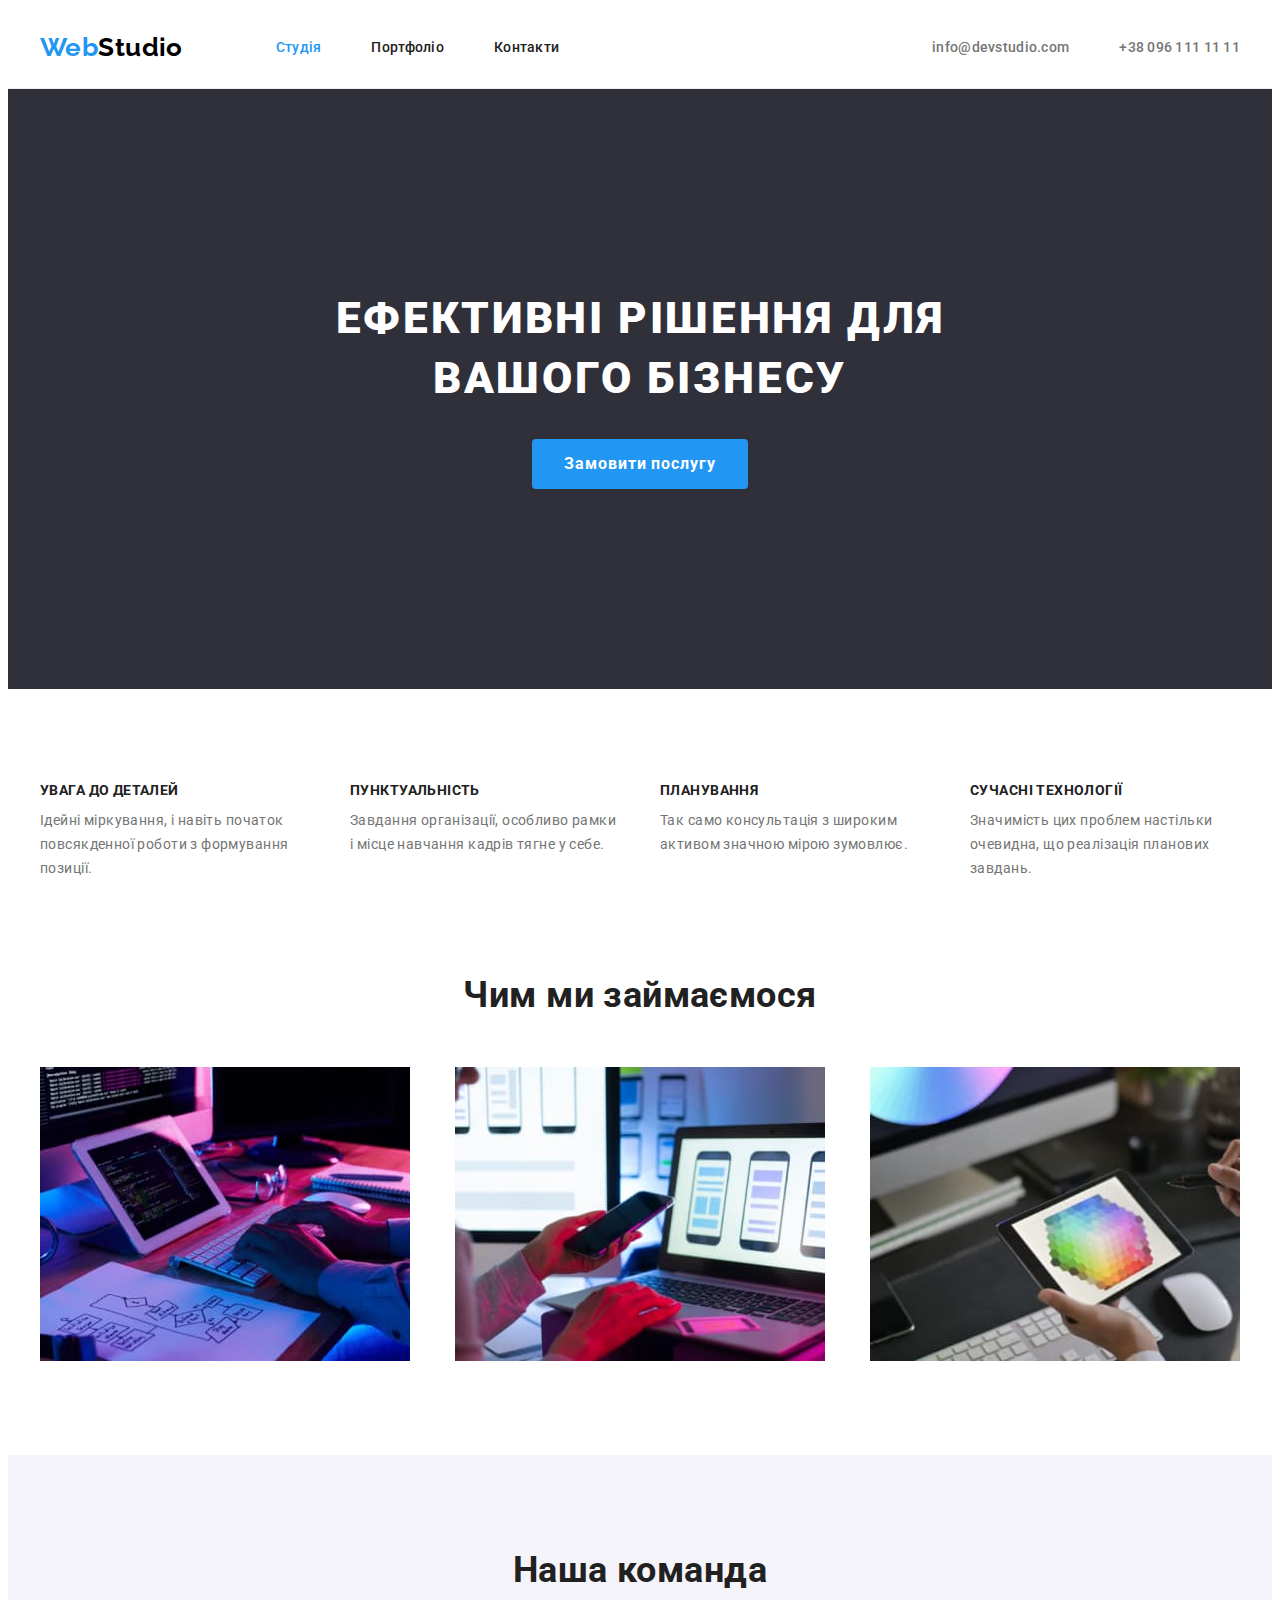
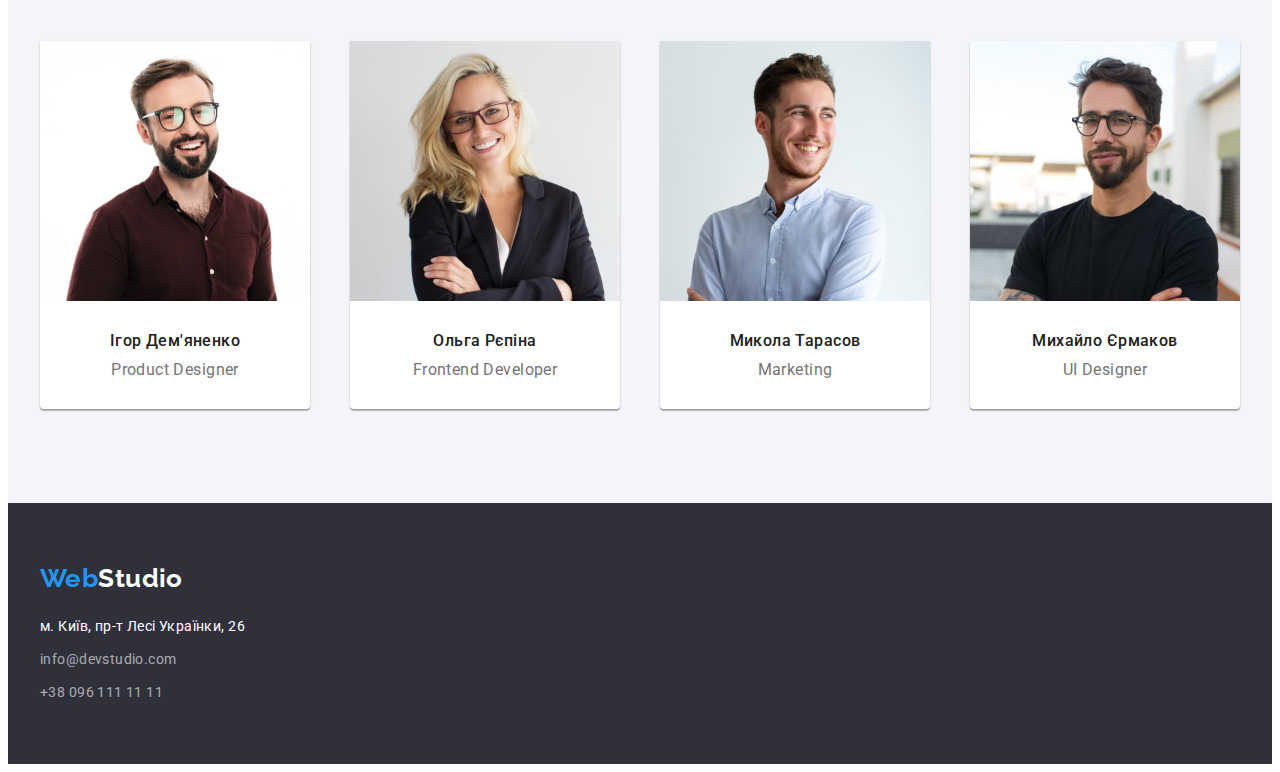
<file: index.html>
<!DOCTYPE html>
<html lang="uk">
  <head>
    <meta charset="UTF-8" />
    <meta http-equiv="X-UA-Compatible" content="IE=edge" />
    <meta name="viewport" content="width=device-width, initial-scale=1.0" />
    <title>WebStudio</title>
    <link rel="preconnect" href="https://fonts.googleapis.com" />
    <link rel="preconnect" href="https://fonts.gstatic.com" crossorigin />
    <link
      href="https://fonts.googleapis.com/css2?family=Raleway:wght@700&family=Roboto:wght@400;500;700;900&display=swap"
      rel="stylesheet"
    />
    <link
      rel="stylesheet"
      href="https://cdnjs.cloudflare.com/ajax/libs/modern-normalize/1.1.0/modern-normalize.min.css"
      integrity="sha512-wpPYUAdjBVSE4KJnH1VR1HeZfpl1ub8YT/NKx4PuQ5NmX2tKuGu6U/JRp5y+Y8XG2tV+wKQpNHVUX03MfMFn9Q=="
      crossorigin="anonymous"
      referrerpolicy="no-referrer"
    />
    <link rel="stylesheet" href="./css/styles.css" />
  </head>
  <body>
    <!-- шапка -->
    <header class="page-header">
      <div class="container container-header">
        <!-- навігація сайту -->
        <nav class="page-nav">
          <a class="link logo" href="./index.html" lang="en"
            ><span class="logo-accent">Web</span>Studio</a
          >
          <ul class="list list-nav">
            <li><a class="link page-link current" href="./index.html">Студія</a></li>
            <li><a class="link page-link" href="./portfolio.html">Портфоліо</a></li>
            <li><a class="link page-link" href="">Контакти</a></li>
          </ul>
        </nav>
        <!-- контакти -->
        <ul class="list header-contact">
          <li><a class="link contact" href="mailto:info@devstudio.com">info@devstudio.com</a></li>
          <li><a class="link contact" href="tel:+380961111111">+38 096 111 11 11</a></li>
        </ul>
      </div>
    </header>
    <main>
      <!-- герой -->
      <section class="section section-hero">
        <div class="container container-hero">
          <h1 class="main-title">Ефективні рішення для вашого бізнесу</h1>
          <button class="btn main-btn" type="button">Замовити послугу</button>
        </div>
      </section>
      <!-- наші переваги -->
      <section class="section section-benefit">
        <div class="container container-benefit">
          <h2 class="title visually-hidden">Наші переваги</h2>
          <ul class="list benefit-list">
            <li class="item-benefit">
              <h3 class="subtitle">Увага до деталей</h3>
              <p class="desc">
                Ідейні міркування, і навіть початок повсякденної роботи з формування позиції.
              </p>
            </li>
            <li class="item-benefit">
              <h3 class="subtitle">Пунктуальність</h3>
              <p class="desc">
                Завдання організації, особливо рамки і місце навчання кадрів тягне у себе.
              </p>
            </li>
            <li class="item-benefit">
              <h3 class="subtitle">Планування</h3>
              <p class="desc">Так само консультація з широким активом значною мірою зумовлює.</p>
            </li>
            <li class="item-benefit">
              <h3 class="subtitle">Сучасні технології</h3>
              <p class="desc">
                Значимість цих проблем настільки очевидна, що реалізація планових завдань.
              </p>
            </li>
          </ul>
        </div>
      </section>
      <!-- чим ми займаємося -->
      <section class="section section-work">
        <div class="container container-work">
          <h2 class="title">Чим ми займаємося</h2>
          <ul class="list work-list">
            <li>
              <img src="./images/img1.jpg" alt="людина пише код на комп'ютері" width="370" />
            </li>
            <li>
              <img src="./images/img2.jpg" alt="телефон та ноутбук" width="370" />
            </li>
            <li>
              <img src="./images/img3.jpg" alt="палітра кольорів в планшеті" width="370" />
            </li>
          </ul>
        </div>
      </section>
      <!-- наша команда -->
      <section class="section section-team">
        <div class="container container-team">
          <h2 class="title">Наша команда</h2>
          <ul class="list team-list">
            <li class="team-card">
              <img src="./images/photo1.jpg" alt="Ігор Дем'яненко" width="270" />
              <div class="box-team-desc">
                <h3 class="subtitle-team">Ігор Дем'яненко</h3>
                <p class="desc-team" lang="en">Product Designer</p>
              </div>
            </li>
            <li class="team-card">
              <img src="./images/photo2.jpg" alt="Ольга Рєпіна" width="270" />
              <div class="box-team-desc">
                <h3 class="subtitle-team">Ольга Рєпіна</h3>
                <p class="desc-team" lang="en">Frontend Developer</p>
              </div>
            </li>
            <li class="team-card">
              <img src="./images/photo3.jpg" alt="Микола Тарасов" width="270" />
              <div class="box-team-desc">
                <h3 class="subtitle-team">Микола Тарасов</h3>
                <p class="desc-team" lang="en">Marketing</p>
              </div>
            </li>
            <li class="team-card">
              <img src="./images/photo4.jpg" alt="Михайло Єрмаков" width="270" />
              <div class="box-team-desc">
                <h3 class="subtitle-team">Михайло Єрмаков</h3>
                <p class="desc-team" lang="en">UI Designer</p>
              </div>
            </li>
          </ul>
        </div>
      </section>
    </main>
    <!-- футер -->
    <footer class="section-footer">
      <div class="container container-footer">
        <a class="link logo" href="./index.html" lang="en"
          ><span class="logo-accent">Web</span>Studio</a
        >
        <address class="address">
          <ul class="list address-list">
            <li>
              <a
                class="link address-footer"
                href="https://goo.gl/maps/zH75rS2YAsL2FQoD8"
                target="_blank"
                rel="noreferrer noopener nofollow"
                >м. Київ, пр-т Лесі Українки, 26</a
              >
            </li>
            <li>
              <a class="link contact-footer" href="mailto:info@devstudio.com">info@devstudio.com</a>
            </li>
            <li>
              <a class="link contact-footer" href="tel:+380961111111">+38 096 111 11 11</a>
            </li>
          </ul>
        </address>
      </div>
    </footer>
  </body>
</html>
</file>
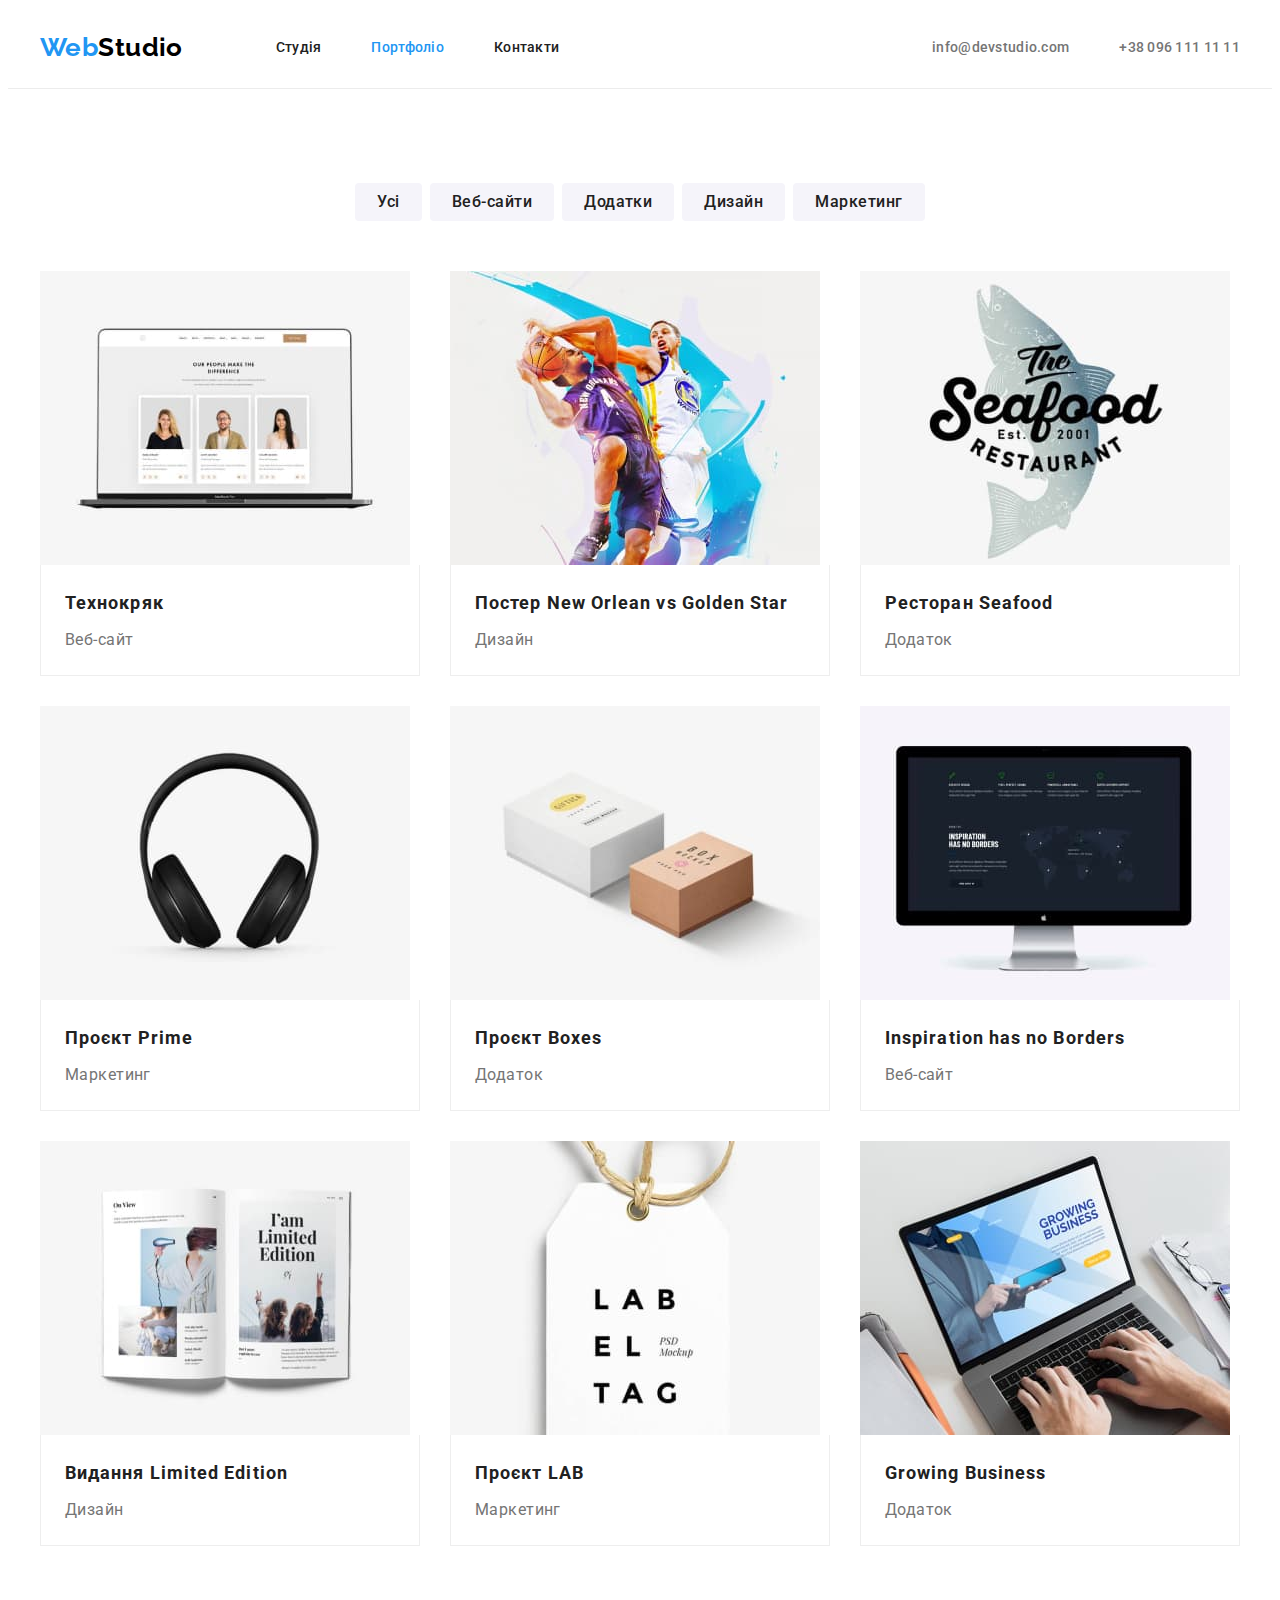
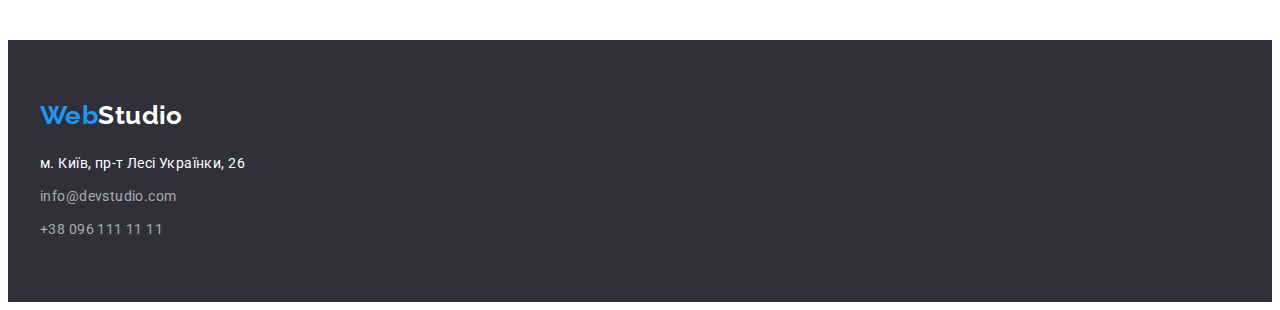
<file: portfolio.html>
<!DOCTYPE html>
<html lang="uk">
  <head>
    <meta charset="UTF-8" />
    <meta http-equiv="X-UA-Compatible" content="IE=edge" />
    <meta name="viewport" content="width=device-width, initial-scale=1.0" />
    <title>WebStudio</title>
    <link rel="preconnect" href="https://fonts.googleapis.com" />
    <link rel="preconnect" href="https://fonts.gstatic.com" crossorigin />
    <link
      href="https://fonts.googleapis.com/css2?family=Raleway:wght@700&family=Roboto:wght@400;500;700;900&display=swap"
      rel="stylesheet"
    />
    <link
      rel="stylesheet"
      href="https://cdnjs.cloudflare.com/ajax/libs/modern-normalize/1.1.0/modern-normalize.min.css"
      integrity="sha512-wpPYUAdjBVSE4KJnH1VR1HeZfpl1ub8YT/NKx4PuQ5NmX2tKuGu6U/JRp5y+Y8XG2tV+wKQpNHVUX03MfMFn9Q=="
      crossorigin="anonymous"
      referrerpolicy="no-referrer"
    />
    <link rel="stylesheet" href="./css/styles.css" />
  </head>
  <body>
    <!-- шапка -->
    <header class="page-header">
      <div class="container container-header">
        <!-- навігація сайту -->
        <nav class="page-nav">
          <a class="link logo" href="./index.html" lang="en"
            ><span class="logo-accent">Web</span>Studio</a
          >
          <ul class="list list-nav">
            <li><a class="link page-link" href="./index.html">Студія</a></li>
            <li><a class="link page-link current" href="./portfolio.html">Портфоліо</a></li>
            <li><a class="link page-link" href="">Контакти</a></li>
          </ul>
        </nav>
        <!-- контакти -->
        <ul class="list header-contact">
          <li><a class="link contact" href="mailto:info@devstudio.com">info@devstudio.com</a></li>
          <li><a class="link contact" href="tel:+380961111111">+38 096 111 11 11</a></li>
        </ul>
      </div>
    </header>
    <main>
      <section class="section section-portfolio">
        <div class="container">
          <h1 class="visually-hidden">Портфоліо</h1>
          <!-- фільтр -->
          <ul class="list portfolio-filter">
            <li><button class="btn filter-btn" type="button">Усі</button></li>
            <li><button class="btn" type="button">Веб-сайти</button></li>
            <li><button class="btn" type="button">Додатки</button></li>
            <li><button class="btn" type="button">Дизайн</button></li>
            <li><button class="btn" type="button">Маркетинг</button></li>
          </ul>
          <!-- приклади робіт -->
          <ul class="list portfolio-list">
            <li class="portfolio-item">
              <a class="link" href="" target="_blank" rel="noreferrer noopener nofollow"
                ><img src="./images/portfolio1.jpg" alt="Веб-сайт Технокряк" width="370" />
                <div class="project-card">
                  <h2 class="title-portfolio">Технокряк</h2>
                  <p class="desc-portfolio">Веб-сайт</p>
                </div></a
              >
            </li>
            <li class="portfolio-item">
              <a class="link" href="" target="_blank" rel="noreferrer noopener nofollow"
                ><img
                  src="./images/portfolio2.jpg"
                  alt="Постер New Orlean vs Golden Star"
                  width="370"
                />
                <div class="project-card">
                  <h2 class="title-portfolio">Постер New Orlean vs Golden Star</h2>
                  <p class="desc-portfolio">Дизайн</p>
                </div></a
              >
            </li>
            <li class="portfolio-item">
              <a class="link" href="" target="_blank" rel="noreferrer noopener nofollow"
                ><img src="./images/portfolio3.jpg" alt="Додаток Ресторан Seafood" width="370" />
                <div class="project-card">
                  <h2 class="title-portfolio">Ресторан Seafood</h2>
                  <p class="desc-portfolio">Додаток</p>
                </div></a
              >
            </li>
            <li class="portfolio-item">
              <a class="link" href="" target="_blank" rel="noreferrer noopener nofollow"
                ><img src="./images/portfolio4.jpg" alt="Проєкт Prime" width="370" />
                <div class="project-card">
                  <h2 class="title-portfolio">Проєкт Prime</h2>
                  <p class="desc-portfolio">Маркетинг</p>
                </div></a
              >
            </li>
            <li class="portfolio-item">
              <a class="link" href="" target="_blank" rel="noreferrer noopener nofollow"
                ><img src="./images/portfolio5.jpg" alt="Додаток Boxes" width="370" />
                <div class="project-card">
                  <h2 class="title-portfolio">Проєкт Boxes</h2>
                  <p class="desc-portfolio">Додаток</p>
                </div></a
              >
            </li>
            <li class="portfolio-item">
              <a class="link" href="" target="_blank" rel="noreferrer noopener nofollow"
                ><img
                  src="./images/portfolio6.jpg"
                  alt="Веб-сайт Inspiration has no Borders"
                  width="370"
                />
                <div class="project-card">
                  <h2 class="title-portfolio">Inspiration has no Borders</h2>
                  <p class="desc-portfolio">Веб-сайт</p>
                </div></a
              >
            </li>
            <li class="portfolio-item">
              <a class="link" href="" target="_blank" rel="noreferrer noopener nofollow"
                ><img src="./images/portfolio7.jpg" alt="Видання Limited Edition" width="370" />
                <div class="project-card">
                  <h2 class="title-portfolio">Видання Limited Edition</h2>
                  <p class="desc-portfolio">Дизайн</p>
                </div></a
              >
            </li>
            <li class="portfolio-item">
              <a class="link" href="" target="_blank" rel="noreferrer noopener nofollow"
                ><img src="./images/portfolio8.jpg" alt="Проєкт LAB" width="370" />
                <div class="project-card">
                  <h2 class="title-portfolio">Проєкт LAB</h2>
                  <p class="desc-portfolio">Маркетинг</p>
                </div></a
              >
            </li>
            <li class="portfolio-item">
              <a class="link" href="" target="_blank" rel="noreferrer noopener nofollow"
                ><img src="./images/portfolio9.jpg" alt="Додаток Growing Business" width="370" />
                <div class="project-card">
                  <h2 class="title-portfolio">Growing Business</h2>
                  <p class="desc-portfolio">Додаток</p>
                </div></a
              >
            </li>
          </ul>
        </div>
      </section>
    </main>
    <!-- футер -->
    <footer class="section-footer">
      <div class="container container-footer">
        <a class="link logo" href="./index.html" lang="en"
          ><span class="logo-accent">Web</span>Studio</a
        >
        <address class="address">
          <ul class="list address-list">
            <li>
              <a
                class="link address-footer"
                href="https://goo.gl/maps/zH75rS2YAsL2FQoD8"
                target="_blank"
                rel="noreferrer noopener nofollow"
                >м. Київ, пр-т Лесі Українки, 26</a
              >
            </li>
            <li>
              <a class="link contact-footer" href="mailto:info@devstudio.com">info@devstudio.com</a>
            </li>
            <li>
              <a class="link contact-footer" href="tel:+380961111111">+38 096 111 11 11</a>
            </li>
          </ul>
        </address>
      </div>
    </footer>
  </body>
</html>
</file>
<file: css/styles.css>
/* змінні */
:root {
  --color-main: #ffffff;
  --color-accent: #2196f3;
  --color-logo: #000000;

  --text-color-main: #757575;
  --text-color-secondary: #212121;
  --text-color-contact: rgba(255, 255, 255, 0.6);

  --bgn-color-light: #f5f4fa;
  --bgn-color-dark: #2f303a;

  --btn-color-accent: #188ce8;
  --line-header-color: #ececec;
  --border-card-color: #eeeeee;

  --shadow-button-color: 0px 4px 4px rgba(0, 0, 0, 0.15);
  --shadow-card-color: 0px 1px 3px rgba(0, 0, 0, 0.12), 0px 1px 1px rgba(0, 0, 0, 0.14),
    0px 2px 1px rgba(0, 0, 0, 0.2);
  --shadow-filter-color: 0px 3px 1px rgba(0, 0, 0, 0.1), 0px 1px 2px rgba(0, 0, 0, 0.08),
    0px 2px 2px rgba(0, 0, 0, 0.12);
}

/* глобальні стилі */

body {
  font-family: 'Roboto', sans-serif;
  font-size: 14px;
  line-height: 1.71;
  letter-spacing: 0.03em;
  color: var(--text-color-main);
  background-color: var(--color-main);
}

.link {
  text-decoration: none;
  color: inherit;
}

.list {
  list-style: none;
  padding: 0;
  margin: 0;
}

.btn {
  font-family: 'Roboto', sans-serif;
  font-weight: 500;
  font-size: 16px;
  line-height: 1.62;
  letter-spacing: 0.03em;
  text-align: center;
  color: var(--text-color-secondary);
  background-color: var(--bgn-color-light);
  cursor: pointer;
  display: inline-block;
  border: none;
  border-radius: 4px;
  padding: 6px 22px;
}

.btn:hover,
.btn:focus {
  color: var(--color-main);
  background-color: var(--color-accent);
  box-shadow: var(--shadow-filter-color);
}

.visually-hidden {
  position: absolute;
  white-space: nowrap;
  width: 1px;
  height: 1px;
  overflow: hidden;
  border: 0;
  padding: 0;
  clip: rect(0 0 0 0);
  clip-path: inset(50%);
  margin: -1px;
}

section {
  padding-top: 94px;
  padding-bottom: 94px;
}

.container {
  width: 1200px;
  padding-right: 15px;
  padding-left: 15px;
  margin-left: auto;
  margin-right: auto;
}

h1,
h2,
h3,
p {
  margin: 0;
}

img {
  display: block;
}

/* хедер */
.page-header {
  padding-top: 24px;
  padding-bottom: 25px;
  border-bottom: 1px solid var(--line-header-color);
}

.container-header {
  display: flex;
  justify-content: space-between;
  align-items: center;
}

.page-nav {
  display: flex;
  align-items: center;
  gap: 93px;
}

.list-nav {
  display: flex;
  gap: 50px;
}

.logo {
  font-family: 'Raleway', sans-serif;
  font-weight: 700;
  font-size: 26px;
  line-height: 1.19;
  color: var(--color-logo);
}

.page-link,
.contact {
  font-weight: 500;
  line-height: 1.14;
  letter-spacing: 0.02em;
}

.page-link {
  color: var(--text-color-secondary);
}

.header-contact {
  display: flex;
  gap: 50px;
}

.logo-accent,
.current,
.page-link:hover,
.page-link:focus,
.contact:hover,
.contact:focus,
.contact-footer:hover,
.contact-footer:focus {
  color: var(--color-accent);
}

/* герой */
.section-hero {
  padding-top: 200px;
  padding-bottom: 200px;
  background-color: var(--bgn-color-dark);
}

.container-hero {
  text-align: center;
}

.main-title {
  font-weight: 900;
  font-size: 44px;
  line-height: 1.36;
  letter-spacing: 0.06em;
  text-transform: uppercase;
  color: var(--color-main);
  width: 696px;
  margin-left: auto;
  margin-right: auto;
  margin-bottom: 30px;
}

.main-btn {
  font-weight: 700;
  line-height: 1.88;
  letter-spacing: 0.06em;
  color: var(--color-main);
  background-color: var(--color-accent);
  padding: 10px 32px;
}

.main-btn:hover,
.main-btn:focus {
  background-color: var(--btn-color-accent);
  box-shadow: var(--shadow-button-color);
  padding: 10px 32px;
}

/* наші переваги */
.benefit-list {
  display: flex;
  justify-content: space-between;
}

.item-benefit {
  width: 270px;
}

.subtitle {
  font-size: 14px;
  line-height: 1.14;
  text-transform: uppercase;
  color: var(--text-color-secondary);
  margin-bottom: 10px;
}

/* чим ми займаємося */
.section-work {
  padding-top: 0;
}

.title {
  font-size: 36px;
  line-height: 1.17;
  text-align: center;
  color: var(--text-color-secondary);
  margin-bottom: 50px;
}

.work-list {
  display: flex;
  justify-content: space-between;
}

/* наша команда */
.section-team {
  background-color: var(--bgn-color-light);
}

.team-list {
  display: flex;
  justify-content: space-between;
}
.team-card {
  width: 270px;
  box-shadow: var(--shadow-card-color);
  border-radius: 0px 0px 4px 4px;
  background-color: var(--color-main);
}

.box-team-desc {
  padding-top: 30px;
  padding-bottom: 30px;
}

.subtitle-team {
  font-weight: 500;
  color: var(--text-color-secondary);
  margin-bottom: 10px;
}

.subtitle-team,
.desc-team {
  font-size: 16px;
  line-height: 1.19;
  text-align: center;
}

/* футер */
.section-footer {
  padding-top: 60px;
  padding-bottom: 60px;
  background-color: var(--bgn-color-dark);
}

.section-footer .logo,
.address-footer {
  color: var(--color-main);
}

.address {
  font-style: inherit;
}

.address-list {
  margin-top: 20px;
}

.address-list > li:not(:first-child) {
  margin-top: 9px;
}

.contact-footer {
  color: var(--text-color-contact);
}

/*портфоліо */

.portfolio-filter {
  display: flex;
  justify-content: center;
  gap: 8px;
  margin-bottom: 50px;
}

.portfolio-list {
  display: flex;
  flex-wrap: wrap;
  gap: 30px;
}

.portfolio-item {
  flex-basis: calc((100% - 2 * 30px) / 3);
}

.project-card {
  background-color: var(--color-main);
  border-right: 1px solid var(--border-card-color);
  border-bottom: 1px solid var(--border-card-color);
  border-left: 1px solid var(--border-card-color);
  padding: 20px 24px;
}

.title-portfolio {
  font-size: 18px;
  line-height: 2;
  letter-spacing: 0.06em;
  color: var(--text-color-secondary);
  margin-bottom: 4px;
}

.desc-portfolio {
  font-size: 16px;
  line-height: 1.88;
}
</file>
